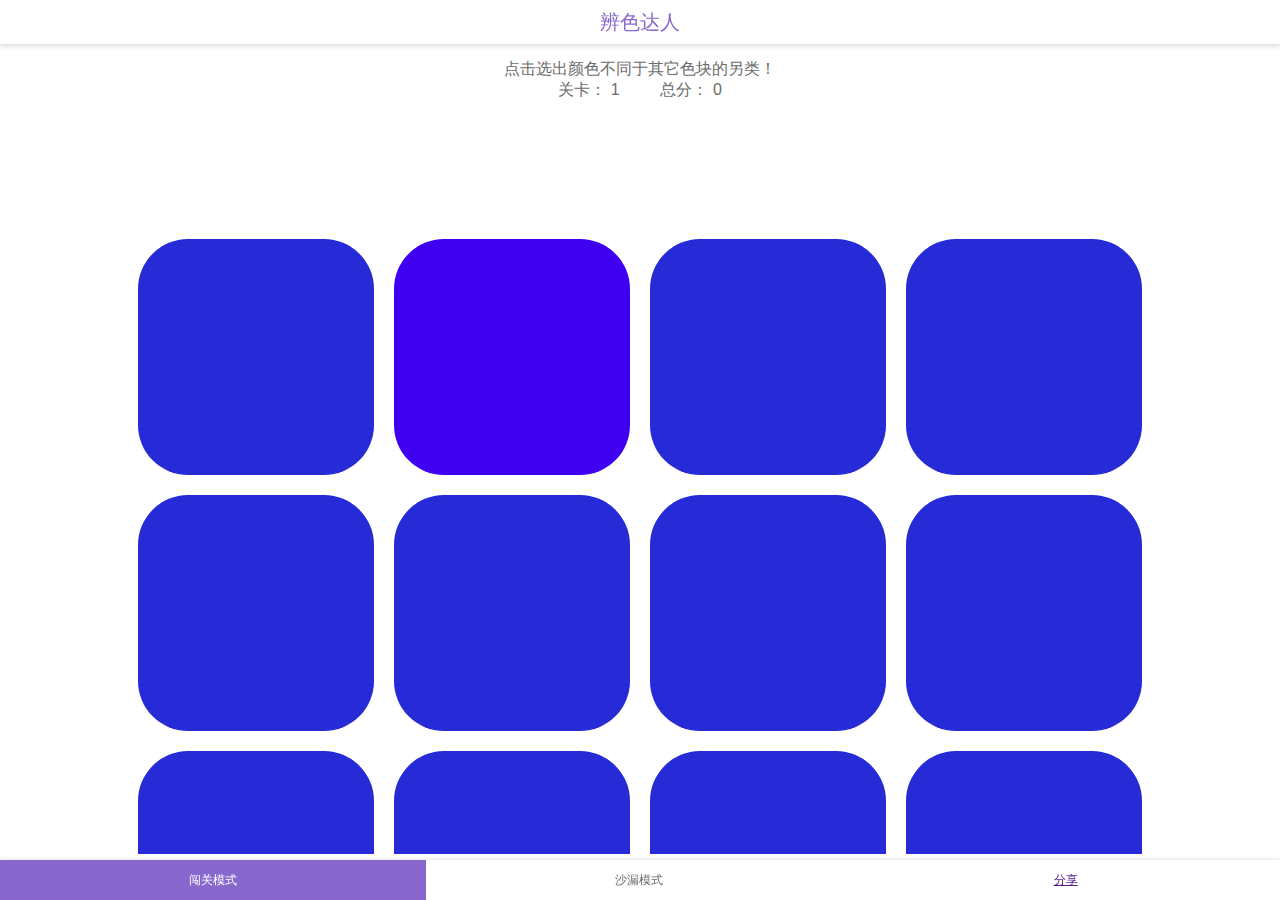
<file: index.html>
<!DOCTYPE html>
<html>
<head>
    <meta charset="utf-8">
    <meta name="viewport" content="initial-scale=1.0, maximum-scale=1.0, user-scalable=no" />
    <meta name="misapplication-tap-highlight" content="no"/>
	<meta name="HandheldFriendly" content="true"/>
	<meta name="MobileOptimized" content="320"/>
    <title>辨色达人</title>
    <link rel="stylesheet" href="css/basic.css" type="text/css" charset="utf-8"/>
    <script type="text/javascript">
//取消浏览器的所有事件，使得active的样式在手机上正常生效
document.addEventListener('touchstart',function(){
    return false;
},true);
// 禁止选择
document.oncontextmenu=function(){
	return false;
};
var as='slide-in-right',at=200;// 默认动画时间
function plusReady(){
	// 隐藏滚动条
	plus.webview.currentWebview().setStyle({scrollIndicator:'none'});
	// Android处理返回键
	plus.key.addEventListener('backbutton',function(){
		if(confirm('确认退出？')){
			plus.runtime.quit();
		}
	},false);
	compatibleAdjust();
}
if(window.plus){
	plusReady();
}else{
	document.addEventListener('plusready',plusReady,false);
}
// DOMContentLoaded事件处理
var _domReady=false;
document.addEventListener('DOMContentLoaded',function(){
	_domReady=true;
	compatibleAdjust();
},false);
// 兼容性样式调整
var _adjust=false;
function compatibleAdjust(){
	if(_adjust||!window.plus||!_domReady){
		return;
	}
	_adjust=true;
	// iOS平台使用div的滚动条
	if('iOS'==plus.os.name){
		as='pop-in';
		at=300;
		document.getElementById('content').className='scontent';
	}
	// 关闭启动界面
	setTimeout(function(){
		plus.navigator.closeSplashscreen();
	},500);
}
function load(){
	pointbox = document.getElementById("point"); //分数div
	levelbox = document.getElementById("level"); //关卡div
	container = document.getElementById("container"); //外层div
	init();
}
    </script>
    
</head>
<body onload="load();">
	<header>
		<div style="width:15%;height:100%;float:left;"></div>
		<div class="nvtt">辨色达人</div>
		<!--<div class="nvbt iabout" onclick="clicked('about.html');"></div>-->
	</header>
	<div id="content" class="content">
		<p class="des">
			点击选出颜色不同于其它色块的另类！<br>
			关卡： <span id="level">1</span>　 　 总分： <span id="point">0</span>
		</p>
		<div class="game">
			<ul class="container" id="container">
				<!--<li class="block"></li>-->
				
			</ul>
		</div>
	</div>
	<footer>
		<ul>
			<li class="current">闯关模式</li>
			<li>沙漏模式</li>
			<li><a href="">分享</a> </li>
		</ul>
	</footer>
	<script src="js/game.js"></script>
</body>
</html>
</file>
<file: css/basic.css>
* {
	-webkit-user-select: none;
	-ms-touch-select: none;
/*
	-ms-touch-action: none;
*/
}
html {
	width: 100%;
	height: 100%;
}
body {
	margin: 0;
	padding: 0;
	width: 100%;
	height: 100%;
	font-family: Arial;
	font-size:16px;
	color: #6c6c6c;
	-webkit-touch-callout:none;
	-webkit-tap-highlight-color:rgba(0,0,0,0);
	-webkit-text-size-adjust:none;
}
ul{
	padding: 0;
	margin: 0;
}
li{
	list-style-type: none;
}
header {
	width: 100%;
	height: 44px;
	position: fixed;
	top: 0;
	left: 0;
	font-size: 20px;
	text-align: center;
	line-height: 44px;
	background: #fff;
	z-index: 9999;
	-webkit-box-shadow: 0px 1px 6px #CCC;
	box-shadow: 0px 1px 6px #CCC;
	-ms-touch-action: none;
}
.nvbt {
	width:15%;
	height:100%;
	float:left;
	overflow:hidden;
	text-overflow:ellipsis;
	white-space:nowrap;
}
.nvbt:active {
	background: #f4f4f4;
}
.nvtt {
	width: 70%;
	height: 100%;
	float: left;
	overflow:hidden;
	text-overflow:ellipsis;
	white-space:nowrap;
	color: #8968CD;
}
.iabout {
	background:no-repeat center center url([data-uri]);
	background-size:50px 44px;
}
.content {
	/*text-align: center;*/
	padding-top: 44px;
	width: 100%;
	/*max-width: 95%;*/
	/*max-height: 93%;*/
	height: 90%;
	overflow: auto;
}
.content .des{
	width: 90%;
	margin: 15px auto;
	text-align: center;
	/*color: #8968CD;*/
	/*text-indent: 22px;*/
}
.content .des span{
	display: inline-block;
}
.content .game{
	width: 80%;
	height: 70%;
	margin: 10%;
}
.content .game .container{
	/*width: 100%;*/
	height: 100%;
	/*background: #CCCCCC;*/
	margin: 0;
	padding: 0;
}
.content .game .container .block{
	width: 23%;
	height: 23%;
	/*max-width: 21%;*/
	/*max-height: 21%;*/
	background: #8968CD;
	float: left;
	margin: 1%;
	border-radius: 50px;
}
footer {
	width: 100%;
	height: 40px;
	position: fixed;
	bottom: 0;
	left: 0;
	font-size: 12px;
	text-align: center;
	line-height: 40px;
	background: #fff;
	z-index: 9999;
	-webkit-box-shadow: 0px 1px 6px #CCC;
	box-shadow: 0px 1px 6px #CCC;
	-ms-touch-action: none;
}
footer ul li{
	width: 33.3%;
	float: left;
	height: 40px;
	line-height: 40px;
}
footer ul li.current{
	background: #8968CD;
	color: #FFFFFF;
}
</file>
